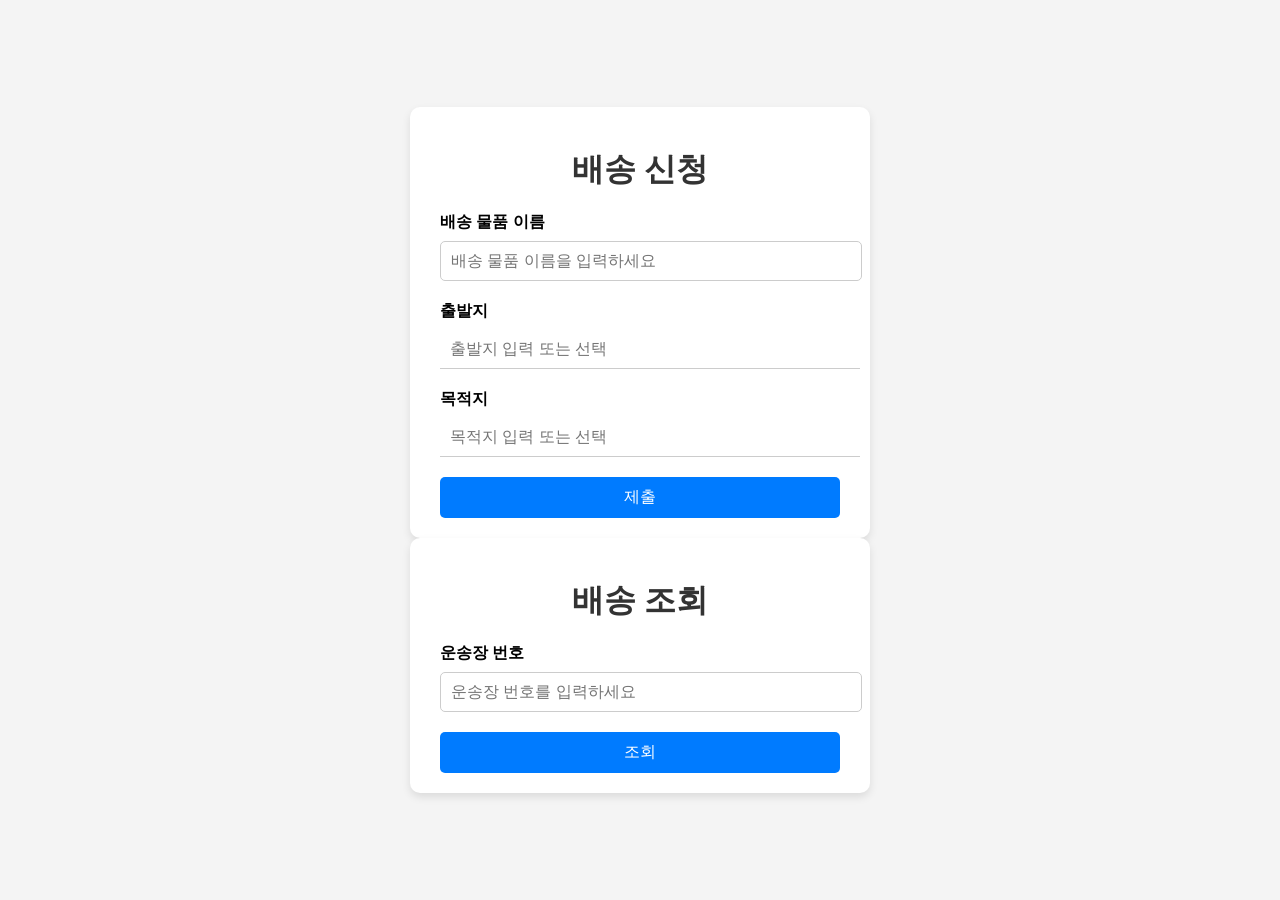
<file: Flask-server/templates/index.html>
<!DOCTYPE html>
<html lang="ko">
  <head>
    <meta charset="UTF-8" />
    <meta name="viewport" content="width=device-width, initial-scale=1.0" />
    <title>경로 탐색</title>
    <style>
      body {
        font-family: Arial, sans-serif;
        margin: 0;
        padding: 0;
        background-color: #f4f4f4;
        display: flex;
        justify-content: center;
        align-items: center;
        height: 100vh;
        flex-direction: column;
      }
      form {
        background-color: white;
        padding: 20px 30px;
        border-radius: 10px;
        box-shadow: 0 4px 8px rgba(0, 0, 0, 0.1);
        width: 80%;
        max-width: 400px;
      }
      form label {
        font-weight: bold;
        display: block;
        margin-bottom: 8px;
      }
      form input {
        width: 100%;
        padding: 10px;
        margin-bottom: 20px;
        border: 1px solid #ccc;
        border-radius: 5px;
        font-size: 16px;
      }
      form button {
        width: 100%;
        background-color: #007bff;
        color: white;
        padding: 10px 15px;
        border: none;
        border-radius: 5px;
        font-size: 16px;
        cursor: pointer;
        transition: background-color 0.3s ease;
      }
      form button:hover {
        background-color: #0056b3;
      }
      h1 {
        text-align: center;
        margin-bottom: 20px;
        color: #333;
      }

      /* 자동완성 스타일 */
      input::-webkit-calendar-picker-indicator {
        display: none;
      }
      input[list] {
        border: none;
        border-bottom: 1px solid #ccc;
        border-radius: 0;
        padding: 10px;
        font-size: 16px;
        background-color: transparent;
        position: relative; /* datalist 위치 설정을 위해 relative 추가 */
      }
      input[list]:focus {
        outline: none;
      }
      datalist {
        position: absolute; /* 절대 위치 설정 */
        top: 100%; /* input 요소 바로 아래에 위치 */
        left: 0;
        width: 100%; /* input 요소와 동일한 너비 */
        max-height: 300px; /* 높이 증가 */
        overflow-y: auto;
        border: 1px solid #ccc;
        border-radius: 5px;
        background-color: white;
        z-index: 10;
        box-shadow: 0 4px 8px rgba(0, 0, 0, 0.1);
        display: none;
      }
      datalist option {
        padding: 8px 10px;
        cursor: pointer;
      }
      datalist option:hover {
        background-color: #f0f0f0;
      }
      input[list]:focus + datalist,
      datalist:hover {
        display: block;
      }
    </style>
  </head>
  <body>
    <form action="/pathfinding" method="post">
      <h1>배송 신청</h1>
      <label for="item">배송 물품 이름</label>
      <input
        type="text"
        id="item"
        name="cname"
        placeholder="배송 물품 이름을 입력하세요"
        required
      />

      <label for="sname">출발지</label>
      <input
        type="text"
        id="sname"
        name="sname"
        list="stationList"
        placeholder="출발지 입력 또는 선택"
        required
      />

      <label for="dname">목적지</label>
      <input
        type="text"
        id="dname"
        name="dname"
        list="stationList"
        placeholder="목적지 입력 또는 선택"
        required
      />

      <datalist id="stationList"> </datalist>

      <button type="submit">제출</button>
    </form>
    <form action="/delivery_info" method="get">
      <h1>배송 조회</h1>
      <label for="trackingNumber">운송장 번호</label>
      <input
        type="text"
        id="delivery_id"
        name="delivery_id"
        placeholder="운송장 번호를 입력하세요"
        required
      />
      <button type="submit">조회</button>
    </form>

    <script>
      const stations = [
        "가락시장",
        "강남",
        "강남구청",
        "강변(동서울터미널)",
        "개롱",
        "개포동",
        "거여",
        "건대입구",
        "경찰병원",
        "광나루(장신대)",
        "구룡",
        "구의(광진구청)",
        "군자(능동)",
        "금호",
        "논현",
        "답십리",
        "대모산입구",
        "대청",
        "대치",
        "도곡",
        "뚝섬",
        "뚝섬유원지",
        "마장",
        "마천",
        "매봉",
        "몽촌토성(평화의문)",
        "문정",
        "방이",
        "복정",
        "봉은사",
        "삼성",
        "삼성(무역센터)",
        "삼성중앙",
        "삼전",
        "상왕십리",
        "서울숲",
        "석촌",
        "석촌고분",
        "선릉",
        "선정릉",
        "성수",
        "송파",
        "송파나루",
        "수서",
        "신금호",
        "신논현",
        "신답",
        "신사",
        "아차산(어린이대공원후문)",
        "압구정",
        "압구정로데오",
        "어린이대공원(세종대)",
        "언주",
        "역삼",
        "오금",
        "옥수",
        "올림픽공원(한국체대)",
        "왕십리(성동구청)",
        "용답",
        "응봉",
        "일원",
        "잠실(송파구청)",
        "잠실나루",
        "잠실새내",
        "장지",
        "장한평",
        "종합운동장",
        "중곡",
        "천호(풍납토성)",
        "청담",
        "학동",
        "학여울",
        "한성백제",
        "한양대",
        "한티",
        "행당",
      ];

      // Datalist 요소에 옵션 추가
      const stationList = document.getElementById("stationList");

      stations.forEach((station) => {
        const option = document.createElement("option");
        option.value = station;
        stationList.appendChild(option);
      });
    </script>
  </body>
</html>
</file>
